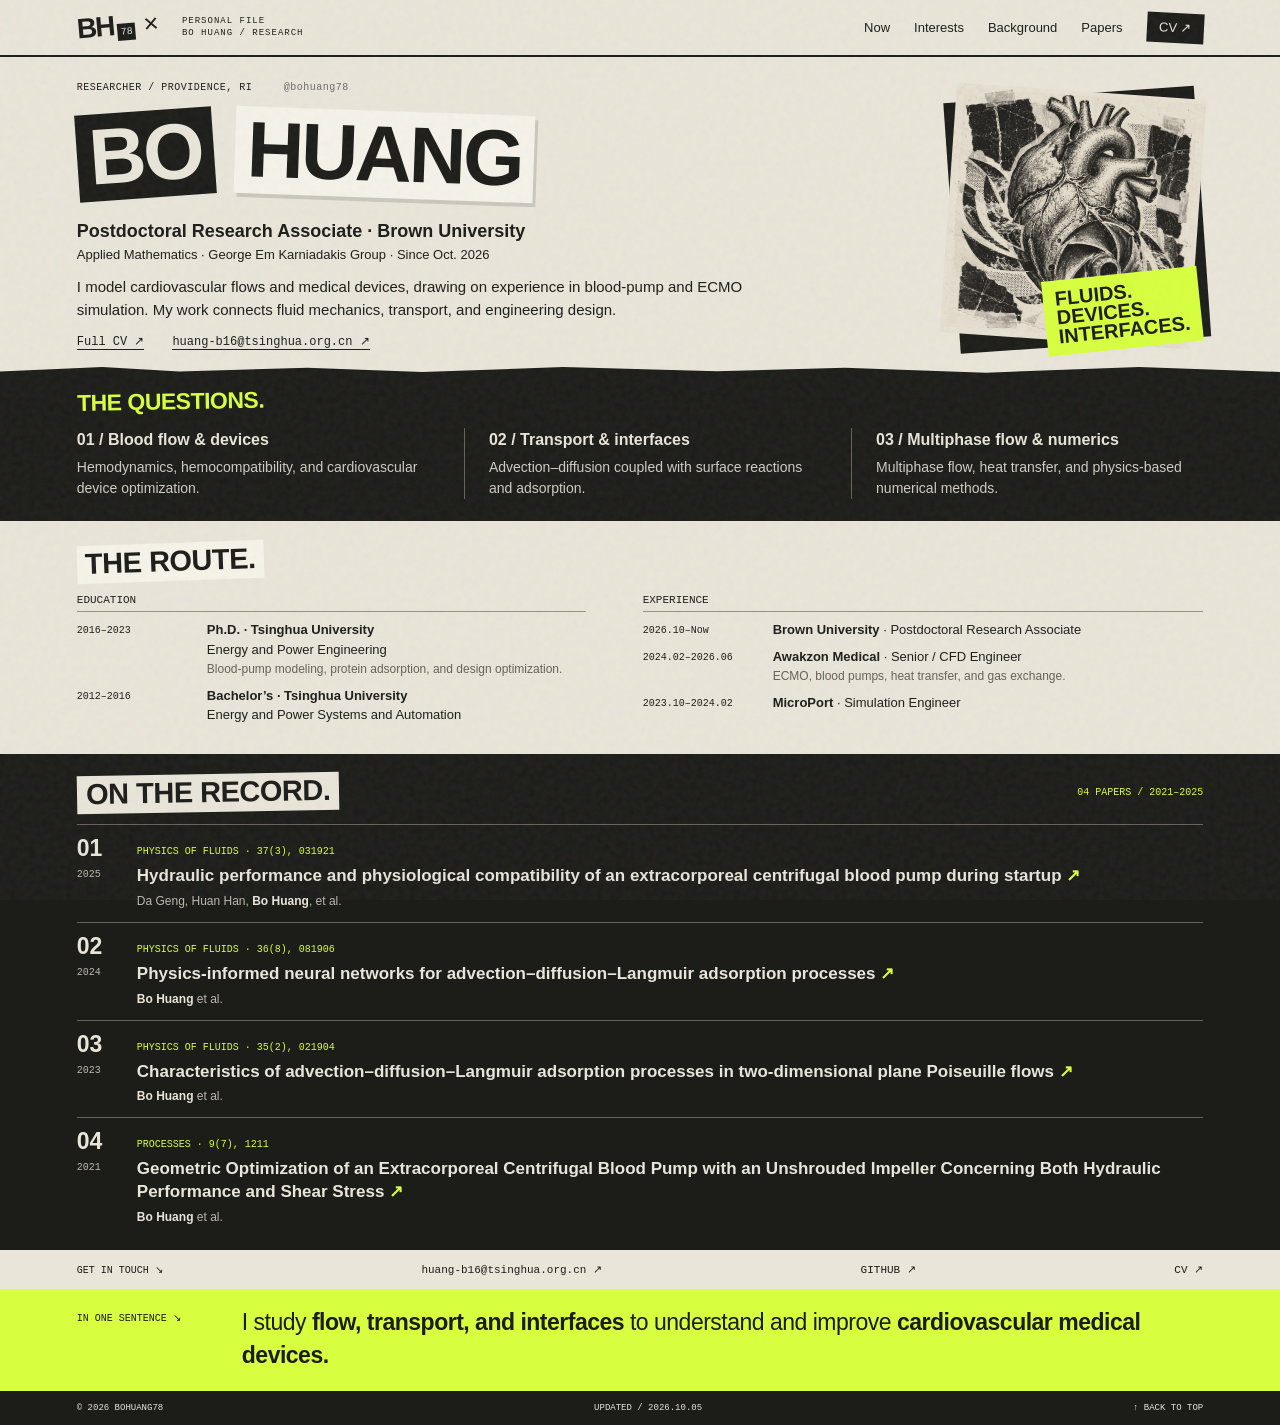
<file: index.html>
<!doctype html>
<html lang="en">
<head>
  <meta charset="utf-8">
  <meta name="viewport" content="width=device-width, initial-scale=1">
  <meta name="theme-color" content="#1c1c19">
  <meta name="description" content="Bo Huang, Postdoctoral Research Associate in Applied Mathematics at Brown University. Computational modeling of cardiovascular devices, fluid mechanics, transport, and interfacial processes.">
  <title>Bo Huang — Research & CV</title>
  <link rel="icon" type="image/svg+xml" href="favicon.svg">
  <link rel="stylesheet" href="style.css?v=4">
</head>
<body>
  <a class="skip" href="#now">Skip to CV content</a>
  <div class="page-grain" aria-hidden="true"></div>
  <header class="header">
    <a class="brand" href="#" aria-label="Bo Huang home">BH<span>78</span><i aria-hidden="true">×</i></a>
    <span class="issue">PERSONAL FILE<br>BO HUANG / RESEARCH</span>
    <nav aria-label="Main navigation"><a href="#now">Now</a><a href="#interests">Interests</a><a href="#education">Background</a><a href="#papers">Papers</a><a class="cv-link" href="cv.html" target="_blank" rel="noopener">CV ↗</a></nav>
  </header>
  <main>
    <section id="now" class="hero" aria-labelledby="name">
      <div class="hero-copy">
        <div class="mini-label">RESEARCHER / PROVIDENCE, RI <span>@bohuang78</span></div>
        <h1 id="name"><span class="bo">BO</span> <span class="huang">HUANG</span></h1>
        <p class="position"><strong>Postdoctoral Research Associate · Brown University</strong><br>Applied Mathematics · George Em Karniadakis Group · Since Oct. 2026</p>
        <p class="bio">I model cardiovascular flows and medical devices, drawing on experience in blood-pump and ECMO simulation. My work connects fluid mechanics, transport, and engineering design.</p>
        <div class="hero-links"><a href="cv.html" target="_blank" rel="noopener">Full CV ↗</a><a href="mailto:huang-b16@tsinghua.org.cn">huang-b16@tsinghua.org.cn ↗</a></div>
      </div>
      <figure class="hero-collage"><img src="assets/heart-impeller-xerox.png" width="1254" height="1254" fetchpriority="high" alt="Editorial collage of an anatomical heart and a mechanical impeller"><span class="art-sticker" aria-hidden="true">FLUIDS.<br>DEVICES.<br>INTERFACES.</span></figure>
    </section>
    <section id="interests" class="interests-section" aria-labelledby="interest-title">
      <h2 id="interest-title" class="section-title">THE QUESTIONS.</h2>
      <div class="interest-grid">
        <article><h3>01 / Blood flow & devices</h3><p>Hemodynamics, hemocompatibility, and cardiovascular device optimization.</p></article>
        <article><h3>02 / Transport & interfaces</h3><p>Advection–diffusion coupled with surface reactions and adsorption.</p></article>
        <article><h3>03 / Multiphase flow & numerics</h3><p>Multiphase flow, heat transfer, and physics-based numerical methods.</p></article>
      </div>
    </section>
    <section id="education" class="education-section" aria-labelledby="education-title">
      <h2 id="education-title" class="section-title">THE ROUTE.</h2>
      <div class="background-layout">
        <div class="history"><h3>EDUCATION</h3>
          <p><time>2016–2023</time><span><strong>Ph.D. · Tsinghua University</strong><br>Energy and Power Engineering<br><small>Blood-pump modeling, protein adsorption, and design optimization.</small></span></p>
          <p><time>2012–2016</time><span><strong>Bachelor’s · Tsinghua University</strong><br>Energy and Power Systems and Automation</span></p>
        </div>
        <div class="history"><h3>EXPERIENCE</h3>
          <p><time>2026.10–Now</time><span><strong>Brown University</strong> · Postdoctoral Research Associate</span></p>
          <p><time>2024.02–2026.06</time><span><strong>Awakzon Medical</strong> · Senior / CFD Engineer<br><small>ECMO, blood pumps, heat transfer, and gas exchange.</small></span></p>
          <p><time>2023.10–2024.02</time><span><strong>MicroPort</strong> · Simulation Engineer</span></p>
        </div>
      </div>
    </section>
    <section id="papers" class="papers-section" aria-labelledby="papers-title">
      
      <div class="papers-heading"><h2 id="papers-title" class="section-title">ON THE RECORD.</h2><span>04 PAPERS / 2021–2025</span></div>
      <ol class="paper-list">
        <li class="paper"><div class="paper-index"><span>01</span><time>2025</time></div><div class="paper-content"><span class="journal">PHYSICS OF FLUIDS · 37(3), 031921</span><h3><a href="https://doi.org/10.1063/5.0255467" target="_blank" rel="noopener noreferrer">Hydraulic performance and physiological compatibility of an extracorporeal centrifugal blood pump during startup <span>↗</span></a></h3><p class="authors">Da Geng, Huan Han, <strong>Bo Huang</strong>, et al.</p></div></li>
        <li class="paper"><div class="paper-index"><span>02</span><time>2024</time></div><div class="paper-content"><span class="journal">PHYSICS OF FLUIDS · 36(8), 081906</span><h3><a href="https://doi.org/10.1063/5.0221924" target="_blank" rel="noopener noreferrer">Physics-informed neural networks for advection–diffusion–Langmuir adsorption processes <span>↗</span></a></h3><p class="authors"><strong>Bo Huang</strong> et al.</p></div></li>
        <li class="paper"><div class="paper-index"><span>03</span><time>2023</time></div><div class="paper-content"><span class="journal">PHYSICS OF FLUIDS · 35(2), 021904</span><h3><a href="https://doi.org/10.1063/5.0133789" target="_blank" rel="noopener noreferrer">Characteristics of advection–diffusion–Langmuir adsorption processes in two-dimensional plane Poiseuille flows <span>↗</span></a></h3><p class="authors"><strong>Bo Huang</strong> et al.</p></div></li>
        <li class="paper"><div class="paper-index"><span>04</span><time>2021</time></div><div class="paper-content"><span class="journal">PROCESSES · 9(7), 1211</span><h3><a href="https://doi.org/10.3390/pr9071211" target="_blank" rel="noopener noreferrer">Geometric Optimization of an Extracorporeal Centrifugal Blood Pump with an Unshrouded Impeller Concerning Both Hydraulic Performance and Shear Stress <span>↗</span></a></h3><p class="authors"><strong>Bo Huang</strong> et al.</p></div></li>
      </ol>
    </section>
    <section class="contact-strip" aria-label="Contact"><span>GET IN TOUCH ↘</span><a href="mailto:huang-b16@tsinghua.org.cn">huang-b16@tsinghua.org.cn ↗</a><a href="https://github.com/81191539" target="_blank" rel="noopener noreferrer">GITHUB ↗</a><a href="cv.html" target="_blank" rel="noopener">CV ↗</a></section>
    <section class="closing" aria-label="Research in one sentence"><span>IN ONE SENTENCE ↘</span><p>I study <strong>flow, transport, and interfaces</strong> to understand and improve <strong>cardiovascular medical devices.</strong></p></section>
  </main>
  <footer><span>© 2026 BOHUANG78</span><span>UPDATED / 2026.10.05</span><a href="#">↑ BACK TO TOP</a></footer>
</body>
</html>
</file>
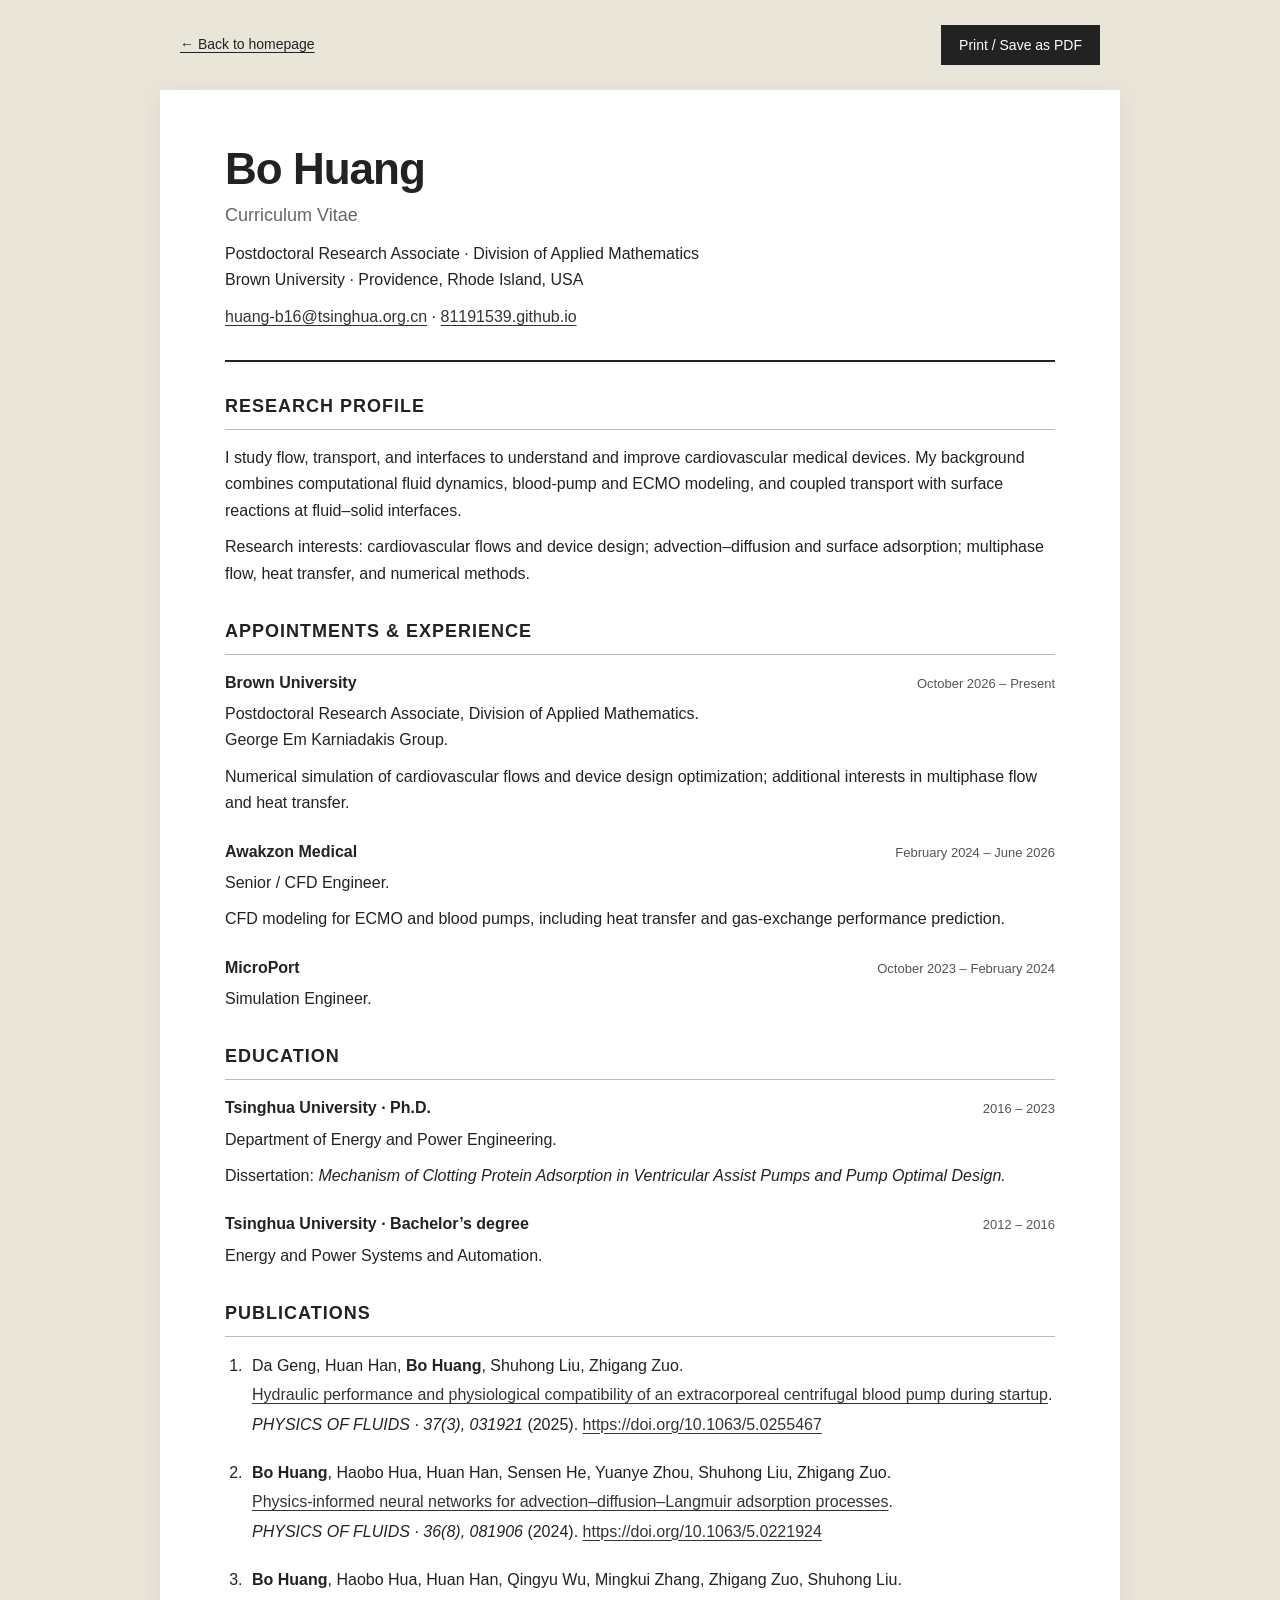
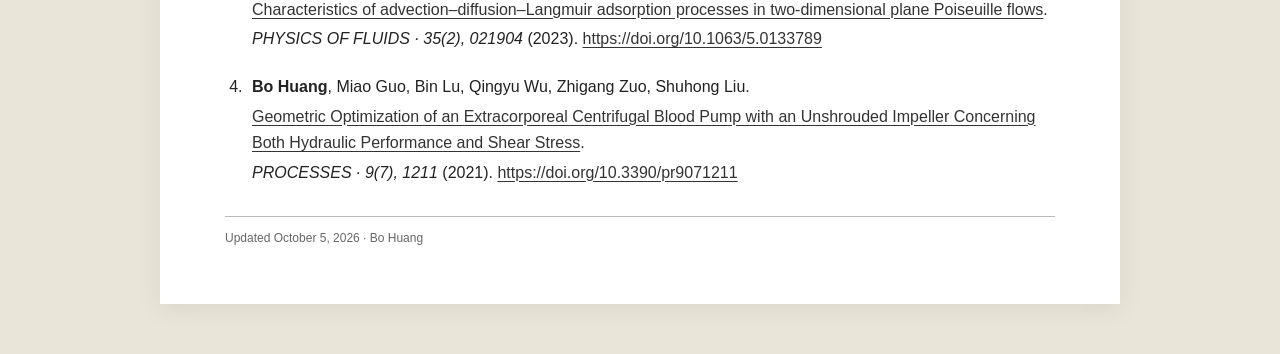
<file: cv.html>
<!doctype html>
<html lang="en"><head><meta charset="utf-8"><meta name="viewport" content="width=device-width,initial-scale=1"><meta name="description" content="Bo Huang — Curriculum Vitae. Brown University, Applied Mathematics."><title>Bo Huang — Curriculum Vitae</title><link rel="icon" href="favicon.svg"><link rel="stylesheet" href="cv.css"><script src="script.js" defer></script></head>
<body><nav class="screen-only" aria-label="CV controls"><a href="index.html">← Back to homepage</a><button id="print-cv" type="button">Print / Save as PDF</button></nav><main>
<header><h1>Bo Huang</h1><p class="subtitle">Curriculum Vitae</p><p>Postdoctoral Research Associate · Division of Applied Mathematics<br>Brown University · Providence, Rhode Island, USA</p><p><a href="mailto:huang-b16@tsinghua.org.cn">huang-b16@tsinghua.org.cn</a> · <a href="https://81191539.github.io/">81191539.github.io</a></p></header>
<section><h2>Research profile</h2><p>I study flow, transport, and interfaces to understand and improve cardiovascular medical devices. My background combines computational fluid dynamics, blood-pump and ECMO modeling, and coupled transport with surface reactions at fluid–solid interfaces.</p><p>Research interests: cardiovascular flows and device design; advection–diffusion and surface adsorption; multiphase flow, heat transfer, and numerical methods.</p></section>
<section><h2>Appointments & experience</h2><article><div class="row"><h3>Brown University</h3><span>October 2026 – Present</span></div><p>Postdoctoral Research Associate, Division of Applied Mathematics.<br>George Em Karniadakis Group.</p><p>Numerical simulation of cardiovascular flows and device design optimization; additional interests in multiphase flow and heat transfer.</p></article><article><div class="row"><h3>Awakzon Medical</h3><span>February 2024 – June 2026</span></div><p>Senior / CFD Engineer.</p><p>CFD modeling for ECMO and blood pumps, including heat transfer and gas-exchange performance prediction.</p></article><article><div class="row"><h3>MicroPort</h3><span>October 2023 – February 2024</span></div><p>Simulation Engineer.</p></article></section>
<section><h2>Education</h2><article><div class="row"><h3>Tsinghua University · Ph.D.</h3><span>2016 – 2023</span></div><p>Department of Energy and Power Engineering.</p><p>Dissertation: <i>Mechanism of Clotting Protein Adsorption in Ventricular Assist Pumps and Pump Optimal Design.</i></p></article><article><div class="row"><h3>Tsinghua University · Bachelor’s degree</h3><span>2012 – 2016</span></div><p>Energy and Power Systems and Automation.</p></article></section>
<section><h2>Publications</h2><ol><li><p>Da Geng, Huan Han, <strong>Bo Huang</strong>, Shuhong Liu, Zhigang Zuo.</p><p><a href="https://doi.org/10.1063/5.0255467">Hydraulic performance and physiological compatibility of an extracorporeal centrifugal blood pump during startup</a>.</p><p><i>PHYSICS OF FLUIDS · 37(3), 031921</i> (2025). <a href="https://doi.org/10.1063/5.0255467">https://doi.org/10.1063/5.0255467</a></p></li><li><p><strong>Bo Huang</strong>, Haobo Hua, Huan Han, Sensen He, Yuanye Zhou, Shuhong Liu, Zhigang Zuo.</p><p><a href="https://doi.org/10.1063/5.0221924">Physics-informed neural networks for advection–diffusion–Langmuir adsorption processes</a>.</p><p><i>PHYSICS OF FLUIDS · 36(8), 081906</i> (2024). <a href="https://doi.org/10.1063/5.0221924">https://doi.org/10.1063/5.0221924</a></p></li><li><p><strong>Bo Huang</strong>, Haobo Hua, Huan Han, Qingyu Wu, Mingkui Zhang, Zhigang Zuo, Shuhong Liu.</p><p><a href="https://doi.org/10.1063/5.0133789">Characteristics of advection–diffusion–Langmuir adsorption processes in two-dimensional plane Poiseuille flows</a>.</p><p><i>PHYSICS OF FLUIDS · 35(2), 021904</i> (2023). <a href="https://doi.org/10.1063/5.0133789">https://doi.org/10.1063/5.0133789</a></p></li><li><p><strong>Bo Huang</strong>, Miao Guo, Bin Lu, Qingyu Wu, Zhigang Zuo, Shuhong Liu.</p><p><a href="https://doi.org/10.3390/pr9071211">Geometric Optimization of an Extracorporeal Centrifugal Blood Pump with an Unshrouded Impeller Concerning Both Hydraulic Performance and Shear Stress</a>.</p><p><i>PROCESSES · 9(7), 1211</i> (2021). <a href="https://doi.org/10.3390/pr9071211">https://doi.org/10.3390/pr9071211</a></p></li></ol></section>
<footer>Updated October 5, 2026 · Bo Huang</footer></main></body></html>
</file>
<file: style.css>
@charset "UTF-8";
:root{--paper:#e9e5d9;--ink:#1c1c19;--acid:#d7ff3f;--mono:"Courier New",monospace;--sans:Arial,sans-serif}*{box-sizing:border-box}html{scroll-behavior:smooth;scroll-padding-top:20px}body{margin:0;background:var(--paper);color:var(--ink);font:16px/1.5 var(--sans)}a{color:inherit;text-decoration:none}a:hover{text-decoration:underline;text-underline-offset:4px}a:focus-visible{outline:3px solid #f2573d;outline-offset:4px}::selection{background:var(--acid);color:var(--ink)}.skip{position:fixed;left:15px;top:-70px;background:var(--acid);padding:12px;z-index:20}.skip:focus{top:10px}.page-grain{position:fixed;inset:0;pointer-events:none;z-index:10;opacity:.055;background-image:url("data:image/svg+xml,%3Csvg viewBox='0 0 180 180' xmlns='http://www.w3.org/2000/svg'%3E%3Cfilter id='n'%3E%3CfeTurbulence type='fractalNoise' baseFrequency='.8' numOctaves='3' stitchTiles='stitch'/%3E%3C/filter%3E%3Cpath filter='url(%23n)' d='M0 0h180v180H0z'/%3E%3C/svg%3E")}.header{padding:12px 6%;display:flex;align-items:center;gap:25px;border-bottom:2px solid var(--ink)}.brand{font:900 28px/1 Impact,sans-serif;transform:rotate(-5deg);letter-spacing:-2px}.brand span{font:10px var(--mono);background:var(--ink);color:var(--paper);padding:3px;margin-left:4px;letter-spacing:0}.brand i{font:26px var(--mono);margin-left:8px}.issue{font:9px/1.3 var(--mono);letter-spacing:1px;margin-right:auto}nav{display:flex;gap:24px;align-items:center;font-size:13px}.cv-link{background:var(--ink);color:var(--paper);padding:5px 12px;transform:rotate(3deg)}main{max-width:1600px;margin:auto}.hero{padding:25px 6% 23px;display:grid;grid-template-columns:1fr 255px;gap:7%;align-items:center}.mini-label{font:10px var(--mono);letter-spacing:.5px}.mini-label>span{margin-left:25px;opacity:.6}h1{font:900 79px/.95 Impact,"Arial Black",sans-serif;letter-spacing:-3px;margin:18px 0 20px}.bo,.huang{display:inline-block;padding:5px 12px 7px;background:var(--ink);color:var(--paper);transform:rotate(-4deg)}.huang{transform:rotate(2deg);background:#f5f2e9;color:var(--ink);box-shadow:3px 4px 0 #0002;margin-left:3px}.position{font-size:13px;margin:0 0 10px}.position strong{font-size:18px}.bio{font-size:15px;max-width:730px;margin:0 0 13px;line-height:1.55}.hero-links{display:flex;gap:28px;flex-wrap:wrap;font:12px var(--mono)}.hero-links a{border-bottom:1px solid var(--ink)}.hero-collage{position:relative;margin:0 5px 0 0;transform:rotate(4deg)}.hero-collage:before{content:"";inset:3px -5px -4px 4px;background:var(--ink);position:absolute;transform:rotate(-8deg);z-index:-1}.hero-collage img{display:block;width:100%;height:auto}.art-sticker{position:absolute;right:-9px;bottom:-4px;background:var(--acid);padding:9px 12px;font:900 20px/.95 Impact,sans-serif;transform:rotate(-10deg)}.section-title{font:900 29px/1.1 Impact,"Arial Black",sans-serif;letter-spacing:-.5px;margin:0}.interests-section{background:var(--ink);color:var(--paper);padding:18px 6% 22px;position:relative}.interests-section:before{content:"";position:absolute;left:0;right:0;top:-6px;height:7px;background:var(--ink);clip-path:polygon(0 65%,8% 0,14% 65%,24% 10%,33% 70%,44% 0,56% 60%,66% 10%,77% 80%,89% 0,100% 70%,100% 100%,0 100%)}.interests-section .section-title{font-size:23px;color:var(--acid);transform:rotate(-1deg);transform-origin:left}.interest-grid{display:grid;grid-template-columns:repeat(3,minmax(0,1fr));gap:35px;margin-top:12px}.interest-grid article+article{border-left:1px solid #656359;padding-left:24px}.interest-grid h3{font-size:16px;margin:0 0 5px}.interest-grid p{font-size:14px;line-height:1.5;color:#d0cdc3;margin:0}.education-section{padding:22px 6%}.education-section>.section-title{display:inline-block;background:#f6f3e9;padding:3px 8px;transform:rotate(-2deg)}.background-layout{display:grid;grid-template-columns:1fr 1.1fr;gap:5%;margin-top:13px}.history h3{font:11px var(--mono);margin:0 0 8px;border-bottom:1px solid #969286;padding-bottom:5px}.history p{display:grid;grid-template-columns:120px 1fr;gap:10px;font-size:13px;line-height:1.5;margin:7px 0}.history time{font:10px/1.7 var(--mono);padding-top:2px}.history small{font-size:12px;color:#656157}.papers-section{padding:20px 6% 12px;background:var(--ink);color:var(--paper)}.papers-heading{display:flex;justify-content:space-between;align-items:center;gap:20px;margin-bottom:12px}.papers-heading .section-title{background:var(--paper);color:var(--ink);padding:3px 9px;transform:rotate(-1deg)}.papers-heading>span{font:10px var(--mono);color:var(--acid)}.paper-list{padding:0;margin:0;list-style:none}.paper{display:grid;grid-template-columns:42px 1fr;gap:18px;padding:12px 0;border-top:1px solid #666358}.paper-index>span{font:900 23px/1 Impact,sans-serif;display:block}.paper-index time{font:10px var(--mono);color:#bdb8ad}.journal{font:10px var(--mono);color:var(--acid)}.paper h3{font:600 17px/1.35 var(--sans);margin:4px 0;max-width:1170px}.paper h3 span{color:var(--acid)}.authors{font-size:12px;color:#bdb8ad;margin:3px 0 0}.authors strong{color:var(--paper)}.contact-strip{display:flex;gap:24px;justify-content:space-between;align-items:center;padding:13px 6%;flex-wrap:wrap;font:11px var(--mono)}.contact-strip>span{font-size:10px}.closing{background:var(--acid);padding:17px 6% 20px;display:grid;grid-template-columns:145px 1fr;gap:20px;align-items:start}.closing>span{font:10px var(--mono);padding-top:6px}.closing p{font:500 23px/1.4 var(--sans);letter-spacing:-.5px;margin:0}.closing strong{font-weight:700}footer{padding:12px 6%;background:var(--ink);color:var(--paper);display:flex;justify-content:space-between;gap:20px;font:9px var(--mono)}
@media(max-width:1100px){.hero{grid-template-columns:1fr 215px;gap:4%}h1{font-size:67px}.position strong{font-size:17px}.history p{grid-template-columns:100px 1fr}.paper h3{font-size:16px}.interest-grid{gap:18px}.interest-grid article+article{padding-left:15px}}
@media(max-width:700px){.header{padding:13px 5%;gap:15px;flex-wrap:wrap}.issue{text-align:right;margin-left:auto;margin-right:0}nav{width:100%;justify-content:space-between;gap:10px;font-size:12px}.hero{padding:23px 5% 25px;grid-template-columns:1fr 94px;gap:14px;align-items:start}.hero-copy{display:contents}.mini-label{grid-column:1/-1;font-size:9px}.mini-label>span{margin-left:12px}h1{font-size:43px;letter-spacing:-1.7px;line-height:1;margin:4px 0 8px;grid-column:1}.bo,.huang{padding:4px 5px}.huang{margin-left:0}.hero-collage{grid-column:2;grid-row:2/4;width:90px;margin:5px 0 0}.art-sticker{font-size:9px;padding:5px;right:-3px;bottom:-9px}.position{grid-column:1/-1;font-size:12px;margin:0}.position strong{font-size:16px}.bio{grid-column:1/-1;font-size:14px;margin:0}.hero-links{grid-column:1/-1;gap:12px;font-size:10px}.interests-section{padding:16px 5%}.interest-grid{grid-template-columns:1fr;gap:11px}.interest-grid article+article{border-left:0;padding-left:0}.interest-grid h3{font-size:14px;margin-bottom:2px}.interest-grid p{font-size:13px}.education-section{padding:20px 5%}.section-title{font-size:26px}.background-layout{grid-template-columns:1fr;gap:16px}.history p{grid-template-columns:99px 1fr;font-size:12px;margin:8px 0}.history small{font-size:11px}.history time{font-size:9px}.papers-section{padding:19px 5% 10px}.papers-heading{align-items:baseline;gap:10px}.papers-heading .section-title{font-size:25px}.papers-heading>span{font-size:8px;max-width:85px;text-align:right}.paper{grid-template-columns:29px 1fr;gap:11px;padding:12px 0}.paper-index>span{font-size:20px}.paper-index time{font-size:9px}.paper h3{font-size:15px;line-height:1.4}.journal{font-size:9px}.authors{font-size:11px}.contact-strip{padding:14px 5%;gap:12px;font-size:10px}.contact-strip>span{display:none}.closing{padding:16px 5% 20px;grid-template-columns:1fr;gap:8px}.closing>span{font-size:9px;padding:0}.closing p{font-size:20px;letter-spacing:-.3px}footer{padding:12px 5%;font-size:8px;gap:12px}}
@media(prefers-reduced-motion:reduce){html{scroll-behavior:auto}}
@media print{@page{size:A4;margin:10mm}body{font-size:10pt;background:#fff}.header,.hero-links,.contact-strip,footer,.page-grain{display:none}main{max-width:none}.hero{padding:10px 0;grid-template-columns:1fr 150px;gap:20px}h1{font-size:50px}.hero-collage{width:140px}.position strong{font-size:13pt}.bio{font-size:10pt}.interests-section,.education-section,.papers-section,.closing{padding:12px 0;background:#fff;color:#111}.interests-section:before{display:none}.interests-section .section-title,.journal,.paper h3 span{color:#111}.interest-grid p,.authors,.authors strong{color:#333}.interest-grid h3{font-size:10pt}.interest-grid p{font-size:9pt}.section-title{font-size:20pt}.history p{font-size:9pt}.history small{font-size:8pt}.papers-section{break-before:page}.papers-heading>span{color:#111}.paper{break-inside:avoid;padding:15px 0}.paper h3{font-size:12pt}.closing p{font-size:13pt}.art-sticker{font-size:13px}.hero-copy{display:block}}
</file>
<file: cv.css>
:root{font-family:Arial,sans-serif;color:#222;background:#e9e5d9;font-size:16px}*{box-sizing:border-box}body{margin:0;line-height:1.65}.screen-only{max-width:960px;margin:25px auto;display:flex;justify-content:space-between;align-items:center;padding:0 20px;gap:18px}.screen-only a{color:#222;font-size:14px}.screen-only button{background:#222;color:#fff;border:0;padding:12px 18px;font:14px Arial;cursor:pointer}main{max-width:960px;background:#fff;margin:0 auto 50px;padding:55px 65px;box-shadow:0 5px 25px #0001}h1{font-size:44px;line-height:1.1;margin:0 0 8px;letter-spacing:-1px}.subtitle{font-size:18px;color:#666;margin-top:0}header{border-bottom:2px solid #222;padding-bottom:20px}h2{font-size:18px;text-transform:uppercase;letter-spacing:1px;border-bottom:1px solid #bbb;padding-bottom:7px;margin:30px 0 15px}h3{font-size:16px;margin:0}p{margin:5px 0 10px}.row{display:flex;justify-content:space-between;gap:25px;align-items:baseline}.row>span{white-space:nowrap;font-size:13px;color:#555}article{margin-bottom:22px}ol{padding-left:22px}li{margin:0 0 22px;padding-left:5px}li p{margin:3px 0}a{color:#333;text-underline-offset:3px;overflow-wrap:anywhere}footer{border-top:1px solid #bbb;margin-top:30px;padding-top:12px;font-size:12px;color:#666}a:focus-visible,button:focus-visible{outline:3px solid #9bb200;outline-offset:4px}@media(max-width:640px){main{padding:30px 24px;margin-bottom:0}.row{display:block}.row>span{display:block;margin-top:4px}h1{font-size:36px}.screen-only{font-size:12px}.screen-only button{font-size:12px}}@media print{@page{size:A4;margin:16mm}body{background:#fff;font-size:10pt;line-height:1.4}.screen-only{display:none}main{padding:0;margin:0;box-shadow:none;max-width:none}h1{font-size:27pt}header{padding-bottom:9pt}h2{font-size:12pt;margin:17pt 0 9pt;break-after:avoid}h3{font-size:10pt}.row>span{font-size:9pt}article,li{break-inside:avoid}li{margin-bottom:12pt}p{margin:3pt 0 6pt}a{text-decoration:none;color:#222}footer{font-size:8pt}.subtitle{font-size:12pt}}
</file>
